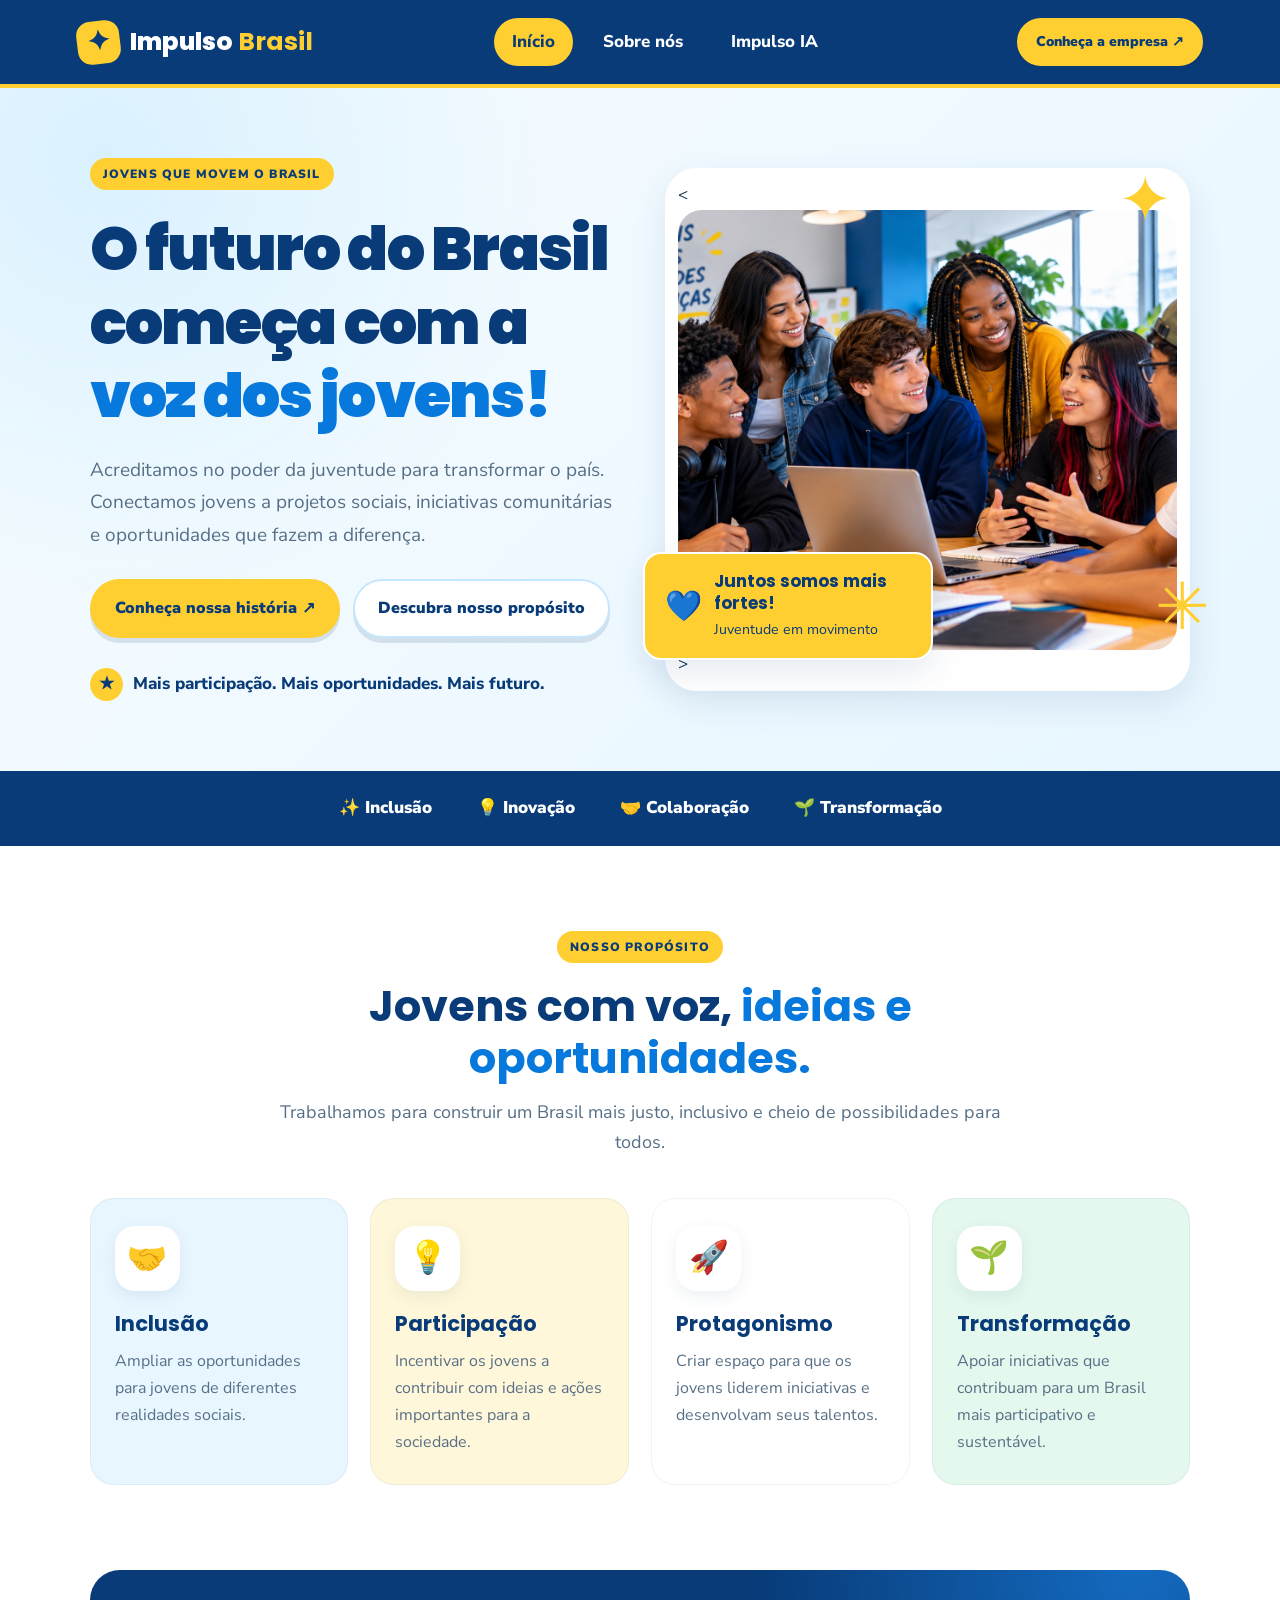
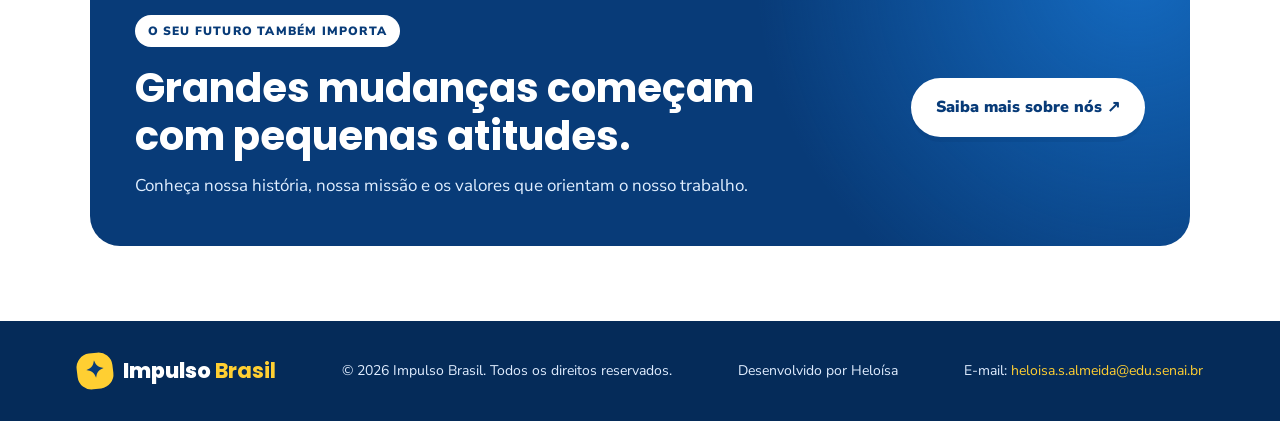
<file: index.html>
<!DOCTYPE html>
<html lang="pt-br">
<head>
    <meta charset="UTF-8">
    <meta name="viewport" content="width=device-width, initial-scale=1.0">
    <meta name="description" content="Impulso Brasil: jovens criando oportunidades e transformando o futuro do país.">
    <title>Impulso Brasil | O futuro começa com você</title>
    <link rel="stylesheet" href="style.css">
</head>
<body>

    <header class="cabecalho">
        <a class="logo" href="index.html">
            <span class="logo-simbolo">✦</span>
            <span>Impulso <strong>Brasil</strong></span>
        </a>

       <nav class="menu">
    <a class="ativo" href="index.html">Início</a>
    <a href="sobre.html">Sobre nós</a>
    <a href="htmlChat.html">Impulso IA</a>
</nav>
        <a class="botao botao-pequeno" href="sobre.html">Conheça a empresa ↗</a>
    </header>

    <main>
        <section class="hero">
            <div class="hero-conteudo">
                <span class="etiqueta">JOVENS QUE MOVEM O BRASIL</span>

                <h1>O futuro do Brasil começa com a <span>voz dos jovens!</span></h1>

                <p>
                    Acreditamos no poder da juventude para transformar o país.
                    Conectamos jovens a projetos sociais, iniciativas comunitárias
                    e oportunidades que fazem a diferença.
                </p>

                <div class="hero-botoes">
                    <a class="botao" href="sobre.html">Conheça nossa história ↗</a>
                    <a class="botao botao-secundario" href="#prioridades">Descubra nosso propósito</a>
                </div>

                <div class="frase-destaque">
                    <span class="frase-icone">★</span>
                    <span>Mais participação. Mais oportunidades. Mais futuro.</span>
                </div>
            </div>

            <div class="hero-imagem">
                <<img
    src="jovens-impulso.png"
    alt="Jovens de diferentes culturas colaborando e compartilhando ideias"
>
                >
                <div class="selo-imagem">
                    <span>💙</span>
                    <div>
                        <strong>Juntos somos mais fortes!</strong>
                        <small>Juventude em movimento</small>
                    </div>
                </div>
                <span class="decoracao decoracao-1">✦</span>
                <span class="decoracao decoracao-2">✳</span>
            </div>
        </section>

        <section class="faixa-mensagem">
            <span>✨ Inclusão</span>
            <span>💡 Inovação</span>
            <span>🤝 Colaboração</span>
            <span>🌱 Transformação</span>
        </section>

        <section class="secao" id="prioridades">
            <div class="titulo-secao">
                <span class="etiqueta">NOSSO PROPÓSITO</span>
                <h2>Jovens com voz, <span>ideias e oportunidades.</span></h2>
                <p>
                    Trabalhamos para construir um Brasil mais justo,
                    inclusivo e cheio de possibilidades para todos.
                </p>
            </div>

            <div class="grade-cartoes">
                <article class="cartao cartao-azul">
                    <div class="cartao-icone">🤝</div>
                    <h3>Inclusão</h3>
                    <p>
                        Ampliar as oportunidades para jovens de diferentes
                        realidades sociais.
                    </p>
                </article>

                <article class="cartao cartao-amarelo">
                    <div class="cartao-icone">💡</div>
                    <h3>Participação</h3>
                    <p>
                        Incentivar os jovens a contribuir com ideias e ações
                        importantes para a sociedade.
                    </p>
                </article>

                <article class="cartao cartao-rosa">
                    <div class="cartao-icone">🚀</div>
                    <h3>Protagonismo</h3>
                    <p>
                        Criar espaço para que os jovens liderem iniciativas
                        e desenvolvam seus talentos.
                    </p>
                </article>

                <article class="cartao cartao-verde">
                    <div class="cartao-icone">🌱</div>
                    <h3>Transformação</h3>
                    <p>
                        Apoiar iniciativas que contribuam para um Brasil
                        mais participativo e sustentável.
                    </p>
                </article>
            </div>
        </section>

        <section class="chamada">
            <div>
                <span class="etiqueta etiqueta-clara">O SEU FUTURO TAMBÉM IMPORTA</span>
                <h2>Grandes mudanças começam com pequenas atitudes.</h2>
                <p>
                    Conheça nossa história, nossa missão e os valores
                    que orientam o nosso trabalho.
                </p>
            </div>
            <a class="botao botao-branco" href="sobre.html">Saiba mais sobre nós ↗</a>
        </section>
    </main>

    <footer class="rodape">
        <a class="logo logo-rodape" href="index.html">
            <span class="logo-simbolo">✦</span>
            <span>Impulso <strong>Brasil</strong></span>
        </a>

        <p>© 2026 Impulso Brasil. Todos os direitos reservados.</p>
        <p>Desenvolvido por Heloísa</p>
        <p>
            E-mail:
            <a href="mailto:SEUEMAIL@EXEMPLO.COM">heloisa.s.almeida@edu.senai.br</a>
        </p>
    </footer>

</body>
</html>
</file>
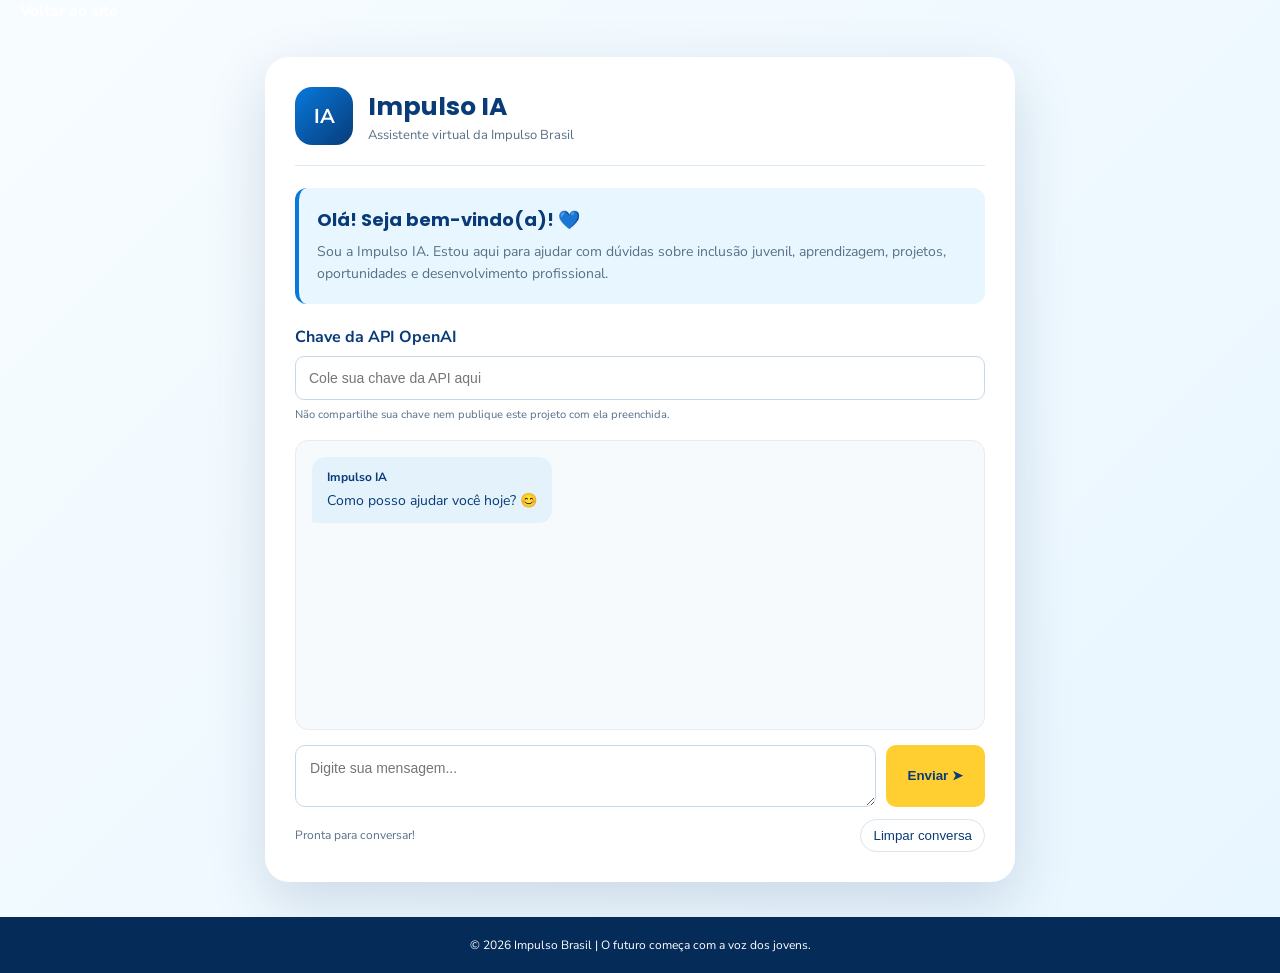
<file: htmlChat.html>
<!DOCTYPE html>
<html lang="pt-br">
<head>
    <meta charset="UTF-8">
    <meta name="viewport" content="width=device-width, initial-scale=1.0">
    <title>Impulso IA | Impulso Brasil</title>
    <link rel="stylesheet" href="styleChatBot.css">
</head>
<body>

    <a href="index.html" class="voltar">
    ← Voltar ao site
</a>

    <main class="pagina">
        <section class="chat-container">

            <div class="chat-header">
                <div class="avatar">IA</div>
                <div>
                    <h1>Impulso IA</h1>
                    <p>Assistente virtual da Impulso Brasil</p>
                </div>
            </div>

            <div class="boas-vindas">
                <h2>Olá! Seja bem-vindo(a)! 💙</h2>
                <p>
                    Sou a Impulso IA. Estou aqui para ajudar com dúvidas
                    sobre inclusão juvenil, aprendizagem, projetos,
                    oportunidades e desenvolvimento profissional.
                </p>
            </div>

            <div class="campo-api">
                <label for="apiKey">Chave da API OpenAI</label>
                <input
                    type="password"
                    id="apiKey"
                    placeholder="Cole sua chave da API aqui"
                    autocomplete="off"
                >
                <small>
                    Não compartilhe sua chave nem publique este projeto
                    com ela preenchida.
                </small>
            </div>

            <div id="historico" class="historico">
                <div class="mensagem bot">
                    <strong>Impulso IA</strong>
                    <p>Como posso ajudar você hoje? 😊</p>
                </div>
            </div>

            <form id="formChat" class="area-envio">
                <textarea
                    id="mensagem"
                    placeholder="Digite sua mensagem..."
                    rows="2"
                    required
                ></textarea>

                <button type="submit" id="btnEnviar">
                    Enviar ➤
                </button>
            </form>

            <div class="controles">
                <p id="aviso">Pronta para conversar!</p>
                <button type="button" id="btnLimpar">
                    Limpar conversa
                </button>
            </div>

        </section>
    </main>

    <footer>
        © 2026 Impulso Brasil | O futuro começa com a voz dos jovens.
    </footer>

    <script src="scriptChat.js"></script>
</body>
</html>
</file>
<file: style.css>
/* =====================================
   IMPULSO BRASIL - ESTILO DO SITE
   Azul-marinho, azul-claro e dourado
===================================== */

@import url('https://fonts.googleapis.com/css2?family=Nunito+Sans:wght@400;500;600;700;800;900&family=Poppins:wght@400;500;600;700;800&display=swap');

:root {
    --azul-marinho: #083b78;
    --azul-profundo: #052b59;
    --azul: #0879dc;
    --azul-claro: #e8f6ff;
    --azul-suave: #FCE4EC;
    --dourado: #ffcf32;
    --dourado-claro: #fff4c5;
    --branco: #ffffff;
    --texto: #193754;
    --texto-suave: #587087;
    --verde-claro: #e4f8ed;
    --sombra: 0 12px 35px rgba(8, 59, 120, 0.10);
}

* {
    box-sizing: border-box;
    margin: 0;
    padding: 0;
}

html {
    scroll-behavior: smooth;
}

body {
    font-family: 'Nunito Sans', sans-serif;
    font-size: 17px;
    line-height: 1.7;
    color: var(--texto);
    background: var(--branco);
}

img {
    display: block;
    max-width: 100%;
}

a {
    color: inherit;
    text-decoration: none;
}

h1, h2, h3 {
    font-family: 'Poppins', sans-serif;
    line-height: 1.2;
    color: var(--azul-marinho);
}

p {
    margin-top: 12px;
}

/* CABEÇALHO */

.cabecalho {
    width: 100%;
    min-height: 88px;
    padding: 16px 6%;
    display: flex;
    align-items: center;
    justify-content: space-between;
    gap: 24px;
    background: var(--azul-marinho);
    color: var(--branco);
    border-bottom: 4px solid var(--dourado);
}

.logo {
    display: inline-flex;
    align-items: center;
    gap: 10px;
    color: var(--branco);
    font-family: 'Poppins', sans-serif;
    font-size: 25px;
    font-weight: 800;
    line-height: 1.1;
}

.logo strong {
    color: var(--dourado);
}

.logo-simbolo {
    display: inline-flex;
    align-items: center;
    justify-content: center;
    width: 43px;
    height: 43px;
    border-radius: 14px;
    background: var(--dourado);
    color: var(--azul-marinho);
    font-size: 28px;
    transform: rotate(-7deg);
}

.menu {
    display: flex;
    align-items: center;
    gap: 12px;
}

.menu a {
    padding: 10px 18px;
    border-radius: 30px;
    color: var(--branco);
    font-weight: 800;
    transition: background 0.25s, color 0.25s;
}

.menu a:hover,
.menu a.ativo {
    background: var(--dourado);
    color: var(--azul-marinho);
}

/* BOTÕES */

.botao {
    display: inline-block;
    padding: 14px 23px;
    border: 2px solid var(--dourado);
    border-radius: 30px;
    background: var(--dourado);
    color: var(--azul-marinho);
    font-weight: 900;
    font-size: 16px;
    text-align: center;
    box-shadow: 0 5px 0 rgba(5, 43, 89, 0.12);
    transition: transform 0.25s, box-shadow 0.25s, background 0.25s;
}

.botao:hover {
    transform: translateY(-3px);
    box-shadow: 0 8px 18px rgba(5, 43, 89, 0.18);
    background: #ffdc63;
}

.botao-pequeno {
    padding: 10px 17px;
    font-size: 14px;
}

.botao-secundario {
    background: var(--branco);
    border-color: #c5e7ff;
}

.botao-secundario:hover {
    background: var(--azul-claro);
}

.botao-branco {
    background: var(--branco);
    border-color: var(--branco);
    color: var(--azul-marinho);
}

/* ETIQUETAS E TÍTULOS */

.etiqueta {
    display: inline-block;
    padding: 6px 13px;
    border-radius: 30px;
    background: var(--dourado);
    color: var(--azul-marinho);
    font-size: 12px;
    font-weight: 900;
    letter-spacing: 1.2px;
}

.etiqueta-clara {
    background: var(--branco);
}

.titulo-secao {
    max-width: 760px;
    margin: 0 auto 40px;
    text-align: center;
}

.titulo-secao h2 {
    margin-top: 18px;
    font-size: clamp(30px, 4vw, 43px);
}

.titulo-secao h2 span,
.hero h1 span,
.sobre-hero h1 span {
    color: var(--azul);
}

.titulo-secao > p {
    color: var(--texto-suave);
    font-size: 18px;
}

/* PÁGINA INICIAL */

.hero {
    display: grid;
    grid-template-columns: 1fr 1fr;
    align-items: center;
    gap: 50px;
    padding: 70px 7%;
    overflow: hidden;
    background:
        radial-gradient(circle at 8% 10%, #d9f1ff 0, transparent 35%),
        linear-gradient(135deg, #f7fcff, #e7f6ff);
}

.hero-conteudo {
    max-width: 650px;
}

.hero h1 {
    margin-top: 22px;
    font-size: clamp(38px, 5vw, 61px);
    font-weight: 900;
    letter-spacing: -1.7px;
}

.hero-conteudo > p {
    margin-top: 22px;
    max-width: 560px;
    color: var(--texto-suave);
    font-size: 19px;
}

.hero-botoes {
    display: flex;
    flex-wrap: wrap;
    gap: 13px;
    margin-top: 28px;
}

.frase-destaque {
    display: flex;
    align-items: center;
    gap: 10px;
    margin-top: 30px;
    color: var(--azul-marinho);
    font-weight: 800;
}

.frase-icone {
    display: inline-flex;
    align-items: center;
    justify-content: center;
    width: 33px;
    height: 33px;
    flex-shrink: 0;
    border-radius: 50%;
    background: var(--dourado);
}

.hero-imagem {
    position: relative;
    padding: 10px;
    border: 3px solid var(--branco);
    border-radius: 32px;
    background: var(--branco);
    box-shadow: var(--sombra);
}

.hero-imagem > img {
    width: 100%;
    height: 440px;
    object-fit: cover;
    border-radius: 24px;
}

.selo-imagem {
    position: absolute;
    bottom: 28px;
    left: -25px;
    display: flex;
    align-items: center;
    gap: 12px;
    max-width: 290px;
    padding: 16px 20px;
    border: 2px solid var(--branco);
    border-radius: 18px;
    background: var(--dourado);
    color: var(--azul-marinho);
    box-shadow: var(--sombra);
}

.selo-imagem > span {
    font-size: 30px;
}

.selo-imagem strong,
.selo-imagem small {
    display: block;
}

.selo-imagem strong {
    font-family: 'Poppins', sans-serif;
    line-height: 1.3;
}

.selo-imagem small {
    margin-top: 4px;
}

.decoracao {
    position: absolute;
    color: var(--dourado);
    font-size: 65px;
}

.decoracao-1 {
    top: -25px;
    right: 15px;
}

.decoracao-2 {
    bottom: 25px;
    right: -22px;
}

/* FAIXA COLORIDA */

.faixa-mensagem {
    display: flex;
    justify-content: center;
    flex-wrap: wrap;
    gap: 22px 45px;
    padding: 23px 5%;
    background: var(--azul-marinho);
    color: var(--branco);
    font-weight: 900;
    font-size: 17px;
}

/* SEÇÕES E CARTÕES */

.secao {
    padding: 85px 7%;
}

.grade-cartoes {
    display: grid;
    grid-template-columns: repeat(4, minmax(0, 1fr));
    gap: 22px;
}

.cartao {
    padding: 27px 24px;
    border: 1px solid rgba(8, 59, 120, 0.06);
    border-radius: 24px;
    transition: transform 0.25s, box-shadow 0.25s;
}

.cartao:hover {
    transform: translateY(-7px);
    box-shadow: var(--sombra);
}

.cartao-azul {
    background: var(--azul-claro);
}

.cartao-amarelo {
    background: #fff7d9;
}

.cartao-rosa {
    background: var(--rosa-claro);
}

.cartao-verde {
    background: var(--verde-claro);
}

.cartao-icone {
    display: flex;
    align-items: center;
    justify-content: center;
    width: 65px;
    height: 65px;
    margin-bottom: 20px;
    border-radius: 20px;
    background: var(--branco);
    font-size: 32px;
    box-shadow: 0 5px 15px rgba(8, 59, 120, 0.08);
}

.cartao h3 {
    font-size: 21px;
}

.cartao p {
    color: var(--texto-suave);
    font-size: 16px;
}

/* FAIXA DE CHAMADA */

.chamada {
    display: flex;
    align-items: center;
    justify-content: space-between;
    gap: 35px;
    margin: 0 7% 75px;
    padding: 45px;
    border-radius: 30px;
    background:
        radial-gradient(circle at 95% 0%, #146ac0 0, transparent 35%),
        var(--azul-marinho);
    color: var(--branco);
}

.chamada h2 {
    max-width: 700px;
    margin-top: 17px;
    color: var(--branco);
    font-size: clamp(28px, 3.5vw, 40px);
}

.chamada p {
    max-width: 620px;
    color: #e1efff;
    font-size: 17px;
}

/* PÁGINA SOBRE */

.sobre-hero {
    display: grid;
    grid-template-columns: 1.2fr 0.8fr;
    align-items: center;
    gap: 50px;
    padding: 65px 7%;
    background: linear-gradient(135deg, #e8f6ff, #ffffff);
}

.sobre-hero h1 {
    margin-top: 20px;
    font-size: clamp(38px, 5vw, 56px);
}

.sobre-hero > div:first-child > p {
    max-width: 700px;
    color: var(--texto-suave);
    font-size: 19px;
}

.sobre-frase {
    padding: 32px;
    border-radius: 28px;
    background: var(--dourado);
    box-shadow: var(--sombra);
    transform: rotate(2deg);
}

.sobre-frase > span {
    font-size: 40px;
}

.sobre-frase h2 {
    margin-top: 12px;
    font-size: 29px;
}

.sobre-frase p {
    font-weight: 700;
}

.sobre-imagem {
    position: relative;
    margin: 45px 7% 0;
}

.sobre-imagem img {
    width: 100%;
    height: 380px;
    object-fit: cover;
    border-radius: 28px;
}

.sobre-legenda {
    position: absolute;
    right: 22px;
    bottom: 22px;
    max-width: 470px;
    padding: 20px 25px;
    border-radius: 18px;
    background: var(--branco);
    color: var(--azul-marinho);
    font-family: 'Poppins', sans-serif;
    font-size: 18px;
    box-shadow: var(--sombra);
}

.grade-sobre {
    display: grid;
    grid-template-columns: repeat(2, minmax(0, 1fr));
    gap: 24px;
}

.grade-sobre .cartao {
    padding: 32px;
}

.grade-sobre .cartao p {
    font-size: 17px;
}

.slogan-destaque {
    color: var(--azul-marinho) !important;
    font-family: 'Poppins', sans-serif;
    font-size: 21px !important;
    font-weight: 800;
}

/* LISTA DE VALORES */

.secao-valores {
    background: var(--azul-suave);
}

.lista-valores {
    display: grid;
    grid-template-columns: repeat(2, minmax(0, 1fr));
    gap: 16px;
    max-width: 1100px;
    margin: 0 auto;
}

.valor {
    display: flex;
    align-items: flex-start;
    gap: 17px;
    padding: 23px;
    border: 1px solid #dcefff;
    border-radius: 20px;
    background: var(--branco);
    transition: transform 0.25s, border-color 0.25s;
}

.valor:hover {
    transform: translateY(-4px);
    border-color: var(--dourado);
}

.valor > span {
    display: flex;
    align-items: center;
    justify-content: center;
    width: 43px;
    height: 43px;
    flex-shrink: 0;
    border-radius: 14px;
    background: var(--dourado);
    color: var(--azul-marinho);
    font-weight: 900;
}

.valor h3 {
    font-size: 19px;
}

.valor p {
    margin-top: 5px;
    color: var(--texto-suave);
    font-size: 15px;
}

/* RODAPÉ */

.rodape {
    display: flex;
    align-items: center;
    justify-content: space-between;
    flex-wrap: wrap;
    gap: 20px;
    padding: 32px 6%;
    background: var(--azul-profundo);
    color: var(--branco);
}

.logo-rodape {
    font-size: 21px;
}

.logo-rodape .logo-simbolo {
    width: 36px;
    height: 36px;
    font-size: 23px;
}

.rodape p {
    margin: 0;
    color: #e0edff;
    font-size: 14px;
}

.rodape a:not(.logo) {
    color: var(--dourado);
    overflow-wrap: anywhere;
}

.rodape a:not(.logo):hover {
    text-decoration: underline;
}

/* RESPONSIVIDADE PARA TABLETS */

@media (max-width: 1050px) {
    .cabecalho {
        padding: 16px 4%;
        gap: 15px;
    }

    .logo {
        font-size: 21px;
    }

    .menu {
        gap: 4px;
    }

    .menu a {
        padding: 9px 12px;
    }

    .hero,
    .sobre-hero {
        gap: 30px;
        padding: 55px 5%;
    }

    .hero-imagem > img {
        height: 360px;
    }

    .grade-cartoes {
        grid-template-columns: repeat(2, minmax(0, 1fr));
    }

    .secao {
        padding: 65px 5%;
    }

    .chamada {
        margin-right: 5%;
        margin-left: 5%;
    }
}

/* RESPONSIVIDADE PARA CELULARES */

@media (max-width: 700px) {
    body {
        font-size: 16px;
    }

    .cabecalho {
        flex-wrap: wrap;
        justify-content: center;
        padding: 18px 5%;
    }

    .cabecalho .logo {
        width: 100%;
        justify-content: center;
        font-size: 25px;
    }

    .menu {
        justify-content: center;
        flex-wrap: wrap;
    }

    .menu a {
        padding: 9px 14px;
        font-size: 15px;
    }

    .botao-pequeno {
        display: none;
    }

    .hero,
    .sobre-hero {
        grid-template-columns: 1fr;
        gap: 35px;
        padding: 45px 6%;
    }

    .hero h1,
    .sobre-hero h1 {
        font-size: clamp(35px, 9vw, 47px);
        letter-spacing: -1px;
    }

    .hero-conteudo > p,
    .sobre-hero > div:first-child > p {
        font-size: 17px;
    }

    .hero-botoes {
        flex-direction: column;
        align-items: stretch;
    }

    .hero-botoes .botao {
        width: 100%;
    }

    .hero-imagem > img {
        height: 310px;
    }

    .selo-imagem {
        left: 8px;
        bottom: 20px;
        max-width: calc(100% - 35px);
        padding: 12px 14px;
    }

    .decoracao {
        font-size: 45px;
    }

    .faixa-mensagem {
        gap: 12px;
        padding: 20px 5%;
        font-size: 15px;
    }

    .secao {
        padding: 55px 6%;
    }

    .titulo-secao {
        margin-bottom: 30px;
    }

    .titulo-secao h2 {
        font-size: 31px;
    }

    .titulo-secao > p {
        font-size: 16px;
    }

    .grade-cartoes,
    .grade-sobre,
    .lista-valores {
        grid-template-columns: 1fr;
    }

    .cartao,
    .grade-sobre .cartao {
        padding: 25px;
    }

    .chamada {
        flex-direction: column;
        align-items: flex-start;
        margin: 0 5% 50px;
        padding: 30px 25px;
        border-radius: 24px;
    }

    .chamada h2 {
        font-size: 30px;
    }

    .sobre-frase {
        transform: none;
    }

    .sobre-imagem {
        margin: 25px 5% 0;
    }

    .sobre-imagem img {
        height: 300px;
    }

    .sobre-legenda {
        position: static;
        max-width: none;
        margin-top: 12px;
        font-size: 16px;
    }

    .valor {
        padding: 18px;
    }

    .rodape {
        flex-direction: column;
        text-align: center;
        padding: 30px 6%;
    }
}

/* TELAS MUITO PEQUENAS */

@media (max-width: 380px) {
    .hero h1,
    .sobre-hero h1 {
        font-size: 32px;
    }

    .logo {
        font-size: 22px;
    }

    .hero-imagem > img {
        height: 250px;
    }

    .cartao-icone {
        width: 55px;
        height: 55px;
    }
}
</file>
<file: styleChatBot.css>
@import url('https://fonts.googleapis.com/css2?family=Nunito+Sans:wght@400;600;700;800;900&family=Poppins:wght@500;600;700;800&display=swap');

:root {
    --marinho: #083b78;
    --azul: #0879dc;
    --azul-claro: #e8f6ff;
    --dourado: #ffcf32;
    --branco: #ffffff;
    --texto: #193754;
    --cinza: #587087;
}

* {
    margin: 0;
    padding: 0;
    box-sizing: border-box;
}

body {
    min-height: 100vh;
    display: flex;
    flex-direction: column;
    font-family: 'Nunito Sans', Arial, sans-serif;
    color: var(--texto);
    background: linear-gradient(135deg, #f7fcff, #e8f6ff);
}

/* CABEÇALHO */

.topo {
    display: flex;
    justify-content: space-between;
    align-items: center;
    padding: 18px 6%;
    background: var(--marinho);
    border-bottom: 4px solid var(--dourado);
}

.logo {
    display: flex;
    align-items: center;
    gap: 10px;
    color: white;
    text-decoration: none;
    font: 800 23px 'Poppins', sans-serif;
}

.logo strong {
    color: var(--dourado);
}

.simbolo {
    display: grid;
    place-items: center;
    width: 42px;
    height: 42px;
    border-radius: 12px;
    color: var(--marinho);
    background: var(--dourado);
    font-size: 25px;
}

.voltar {
    color: white;
    text-decoration: none;
    font-weight: bold;
}

/* ÁREA PRINCIPAL */

.pagina {
    flex: 1;
    display: flex;
    justify-content: center;
    align-items: center;
    padding: 35px 15px;
}

.chat-container {
    width: 100%;
    max-width: 750px;
    padding: 30px;
    border-radius: 24px;
    background: white;
    box-shadow: 0 20px 60px rgba(5, 43, 89, 0.15);
}

/* CABEÇALHO DO CHAT */

.chat-header {
    display: flex;
    align-items: center;
    gap: 15px;
    padding-bottom: 20px;
    border-bottom: 1px solid #d9e8f3;
}

.avatar {
    display: grid;
    place-items: center;
    width: 58px;
    height: 58px;
    border-radius: 17px;
    background: linear-gradient(135deg, var(--azul), var(--marinho));
    color: white;
    font-weight: bold;
    font-size: 20px;
}

.chat-header h1 {
    color: var(--marinho);
    font: 700 25px 'Poppins', sans-serif;
}

.chat-header p {
    color: var(--cinza);
    font-size: 13px;
}

/* BOAS-VINDAS */

.boas-vindas {
    margin: 22px 0;
    padding: 18px;
    border-left: 4px solid var(--azul);
    border-radius: 12px;
    background: var(--azul-claro);
}

.boas-vindas h2 {
    color: var(--marinho);
    font: 700 18px 'Poppins', sans-serif;
}

.boas-vindas p {
    margin-top: 8px;
    color: var(--cinza);
    line-height: 1.6;
    font-size: 14px;
}

/* CHAVE DA API */

.campo-api {
    margin-bottom: 18px;
}

.campo-api label {
    display: block;
    margin-bottom: 8px;
    font-weight: bold;
    color: var(--marinho);
}

.campo-api input {
    width: 100%;
    padding: 13px;
    border: 1px solid #c6d9e8;
    border-radius: 9px;
    outline: none;
    font-size: 14px;
}

.campo-api input:focus,
.area-envio textarea:focus {
    border-color: var(--azul);
    box-shadow: 0 0 0 3px rgba(8, 121, 220, 0.12);
}

.campo-api small {
    display: block;
    margin-top: 7px;
    color: var(--cinza);
    font-size: 11px;
}

/* MENSAGENS */

.historico {
    height: 290px;
    overflow-y: auto;
    padding: 16px;
    border: 1px solid #e3edf5;
    border-radius: 13px;
    background: #f7fafc;
}

.mensagem {
    width: fit-content;
    max-width: 85%;
    margin-bottom: 13px;
    padding: 12px 15px;
    border-radius: 13px;
    overflow-wrap: anywhere;
}

.mensagem strong {
    display: block;
    margin-bottom: 5px;
    font-size: 12px;
}

.mensagem p {
    font-size: 14px;
    line-height: 1.5;
    white-space: pre-wrap;
}

.bot {
    color: var(--marinho);
    background: #e4f2fb;
    border-bottom-left-radius: 3px;
}

.usuario {
    margin-left: auto;
    color: white;
    background: var(--marinho);
    border-bottom-right-radius: 3px;
}

.erro {
    color: #8d281e;
    background: #fff0ed;
}

/* ENVIO */

.area-envio {
    display: flex;
    gap: 10px;
    margin-top: 15px;
}

.area-envio textarea {
    flex: 1;
    min-width: 0;
    min-height: 55px;
    padding: 14px;
    resize: vertical;
    border: 1px solid #c6d9e8;
    border-radius: 10px;
    outline: none;
    font-family: Arial, sans-serif;
    font-size: 14px;
}

.area-envio button {
    padding: 0 22px;
    border: none;
    border-radius: 10px;
    background: var(--dourado);
    color: var(--marinho);
    font-weight: bold;
    cursor: pointer;
    transition: 0.3s;
}

.area-envio button:hover {
    background: #ffdc63;
    transform: translateY(-2px);
}

.area-envio button:disabled {
    opacity: 0.6;
    cursor: wait;
    transform: none;
}

/* CONTROLES */

.controles {
    display: flex;
    justify-content: space-between;
    align-items: center;
    gap: 10px;
    margin-top: 12px;
}

.controles p {
    color: var(--cinza);
    font-size: 12px;
}

#btnLimpar {
    padding: 8px 12px;
    border: 1px solid #d8e4ee;
    border-radius: 20px;
    background: white;
    color: var(--marinho);
    cursor: pointer;
}

#btnLimpar:hover {
    background: #fff8e4;
    border-color: var(--dourado);
}

/* RODAPÉ */

footer {
    padding: 20px;
    text-align: center;
    color: white;
    background: #052b59;
    font-size: 12px;
}

/* RESPONSIVIDADE */

@media (max-width: 600px) {
    .topo {
        padding: 15px;
    }

    .logo {
        font-size: 18px;
    }

    .voltar {
        font-size: 12px;
    }

    .pagina {
        padding: 20px 10px;
    }

    .chat-container {
        padding: 18px 14px;
    }

    .historico {
        height: 320px;
    }

    .area-envio {
        flex-direction: column;
    }

    .area-envio button {
        min-height: 45px;
    }

    .controles {
        align-items: flex-start;
        flex-direction: column;
    }
}
</file>
